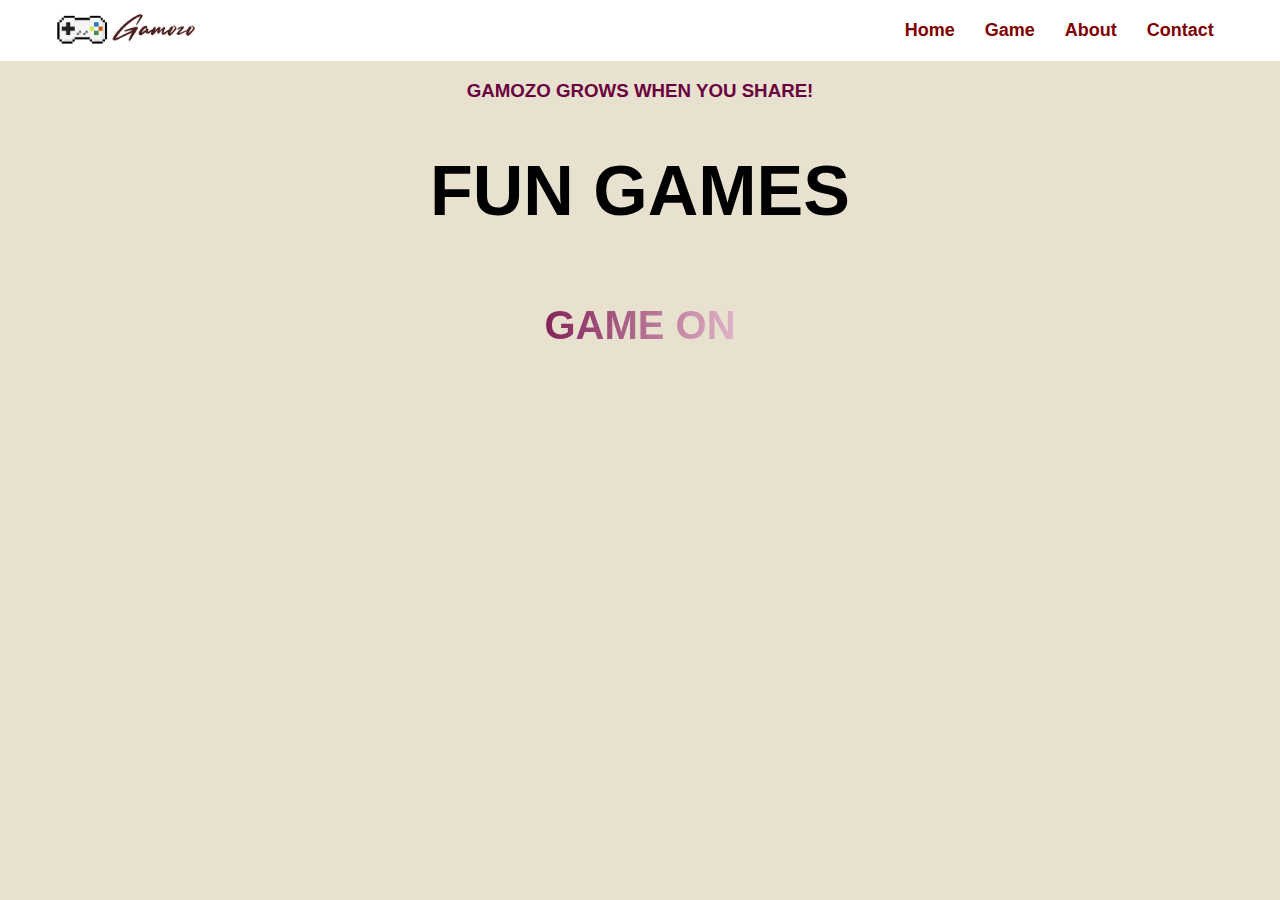
<file: index.html>
<!-- index.html -->
<!DOCTYPE html>
<html>
  <head>
    <meta http-equiv="refresh" content="0; url=/html/Home.html" />
    <title>Redirecting...</title>
  </head>
  <body>
    <p>If you are not redirected, <a href="/html/Home.html">click here</a>.</p>
  </body>
</html>
</file>
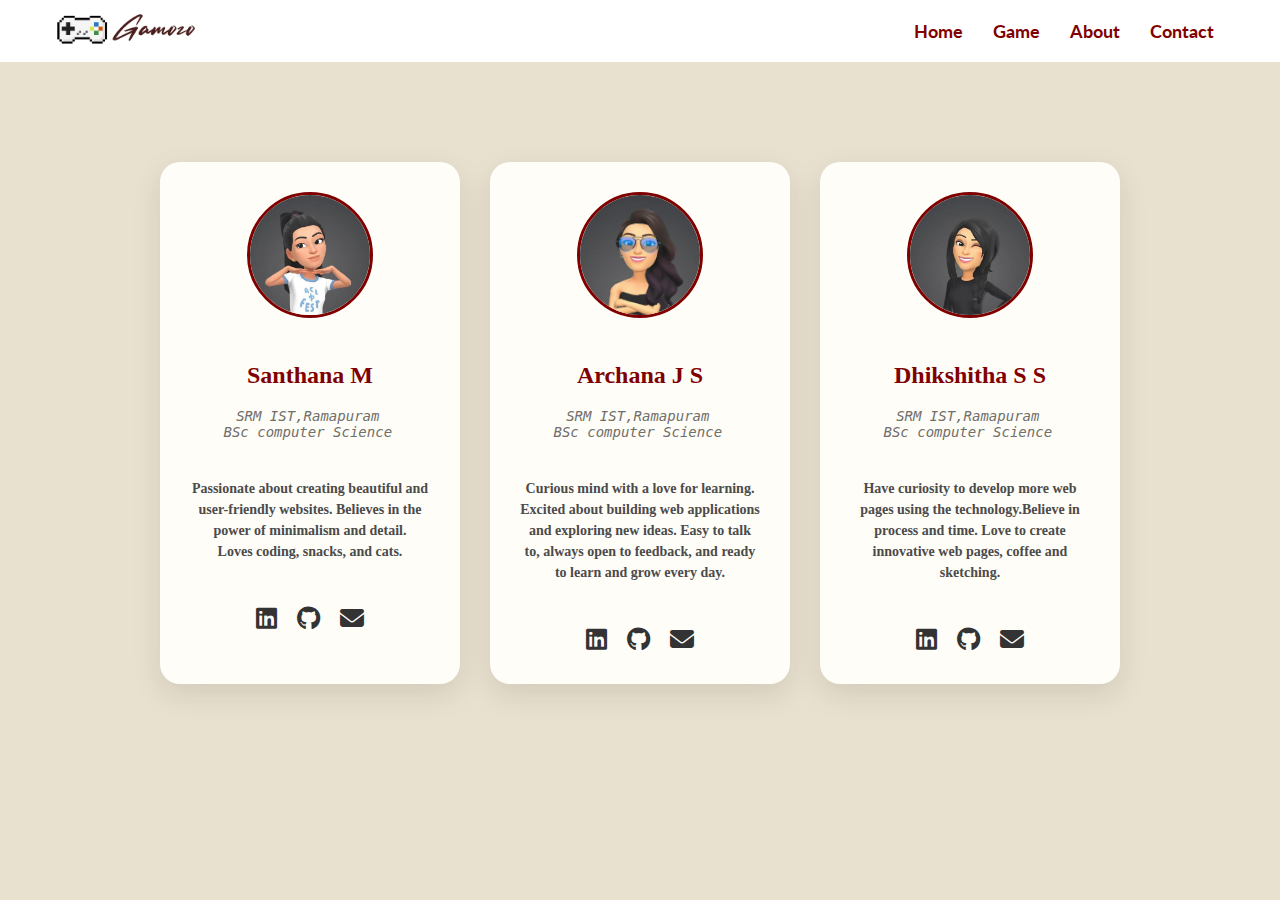
<file: html/Contact.html>
<!DOCTYPE html>
<html>
  <head>
    <title>Gamozo</title>
    <link rel="stylesheet" href="../css/Contactstylesheet.css" />
    <link rel="preconnect" href="https://fonts.googleapis.com" />
    <link rel="preconnect" href="https://fonts.gstatic.com" crossorigin />
    <link
      href="https://fonts.googleapis.com/css2?family=DM+Sans:ital,opsz,wght@0,9..40,100..1000;1,9..40,100..1000&family=Lato:ital,wght@0,100;0,300;0,400;0,700;0,900;1,100;1,300;1,400;1,700;1,900&display=swap"
      rel="stylesheet"
    />
    <link
      rel="stylesheet"
      href="https://cdnjs.cloudflare.com/ajax/libs/font-awesome/6.4.0/css/all.min.css"
    />
  </head>

  <body style="background-color: #e9e1cf">
    <div class="Menu">
      <div class="logo">
        <a href="Home.html">
          <img class="logofix" src="logo.png" alt="logo" />
        </a>
      </div>
      <nav class="navbar">
        <ul>
          <li>
            <a href="Home.html"><b>Home</b></a>
          </li>
          <li class="dropdown">
            <a href="#" class="dropbtn"><b>Game</b></a>
            <div class="dropdown-content">
              <a
                style="color: #618685"
                href="tiktactoe.html"
                onclick="confirmGame('Tic Tac Toe', 'tiktactoe.html')"
                >Tic Tac Toe</a
              >
              <a
                style="color: #2f5f9f"
                href="number.html"
                onclick="confirmGame('Number Guessing Game', 'number.html')"
                >Number Guess</a
              >
              <a
                style="color: red"
                href="sps.html"
                onclick="confirmGame('Rock Paper Scissor', 'sps.html')"
                >Rock Paper Scissor</a
              >
            </div>
          </li>
          <div></div>

          <li>
            <a href="About.html"><b>About</b></a>
          </li>
          <li>
            <a href="Contact.html"><b>Contact</b></a>
          </li>
        </ul>
      </nav>
    </div>
    <div class="card-container">
      <!-- San -->
      <div class="profile-card">
        <img src="sanava.jpeg" alt="Profile Photo" class="profile-image" />
        <h2 class="profile-name">Santhana M</h2>
        <pre class="profile-title">
      SRM IST,Ramapuram
      BSc computer Science
     </pre
        >
        <p class="profile-bio">
          Passionate about creating beautiful and user-friendly websites.
          Believes in the power of minimalism and detail.<br />
          Loves coding, snacks, and cats.
        </p>
        <div class="social-links">
          <a
            href="https://www.linkedin.com/in/santhana2006?utm_source=share&utm_campaign=share_via&utm_content=profile&utm_medium=android_app"
            target="_blank"
            ><i class="fab fa-linkedin"></i
          ></a>
          <a href="https://github.com/Santhana-Manikandan" target="_blank"
            ><i class="fab fa-github"></i
          ></a>
          <a href="mailto:msanthana2006@gmail.com"
            ><i class="fas fa-envelope"></i
          ></a>
        </div>
      </div>

      <!-- Achu  -->
      <div class="profile-card">
        <img src="achu.jpeg" alt="Profile Photo" class="profile-image" />
        <h2 class="profile-name">Archana J S</h2>
        <pre class="profile-title">
      SRM IST,Ramapuram
      BSc computer Science
     </pre
        >
        <p class="profile-bio">
          Curious mind with a love for learning. Excited about building web
          applications and exploring new ideas. Easy to talk to, always open to
          feedback, and ready to learn and grow every day.
        </p>
        <div class="social-links">
          <a
            href="https://www.linkedin.com/in/archana-jagadesh/?utm_source=share&utm_campaign=share_via&utm_content=profile&utm_medium=android_app"
            target="_blank"
            ><i class="fab fa-linkedin"></i
          ></a>
          <a href="https://github.com/Archanajagadesh08" target="_blank"
            ><i class="fab fa-github"></i
          ></a>
          <a href="mailto:archanajagadesh08@gmail.com"
            ><i class="fas fa-envelope"></i
          ></a>
        </div>
      </div>

      <!-- Dhikshiiii -->
      <div class="profile-card">
        <img src="Dhikshi.jpeg" alt="Profile Photo" class="profile-image" />
        <h2 class="profile-name">Dhikshitha S S</h2>
        <pre class="profile-title">
      SRM IST,Ramapuram
      BSc computer Science
     </pre
        >
        <p class="profile-bio">
          Have curiosity to develop more web pages using the technology.Believe
          in process and time. Love to create innovative web pages, coffee and
          sketching.
        </p>
        <div class="social-links">
          <a
            href="https://www.linkedin.com/in/dhikshitha-s-s-998a79340?utm_source=share&utm_campaign=share_via&utm_content=profile&utm_medium=android_app"
            target="_blank"
            ><i class="fab fa-linkedin"></i
          ></a>
          <a href="https://github.com/Dhikshi-5407" target="_blank"
            ><i class="fab fa-github"></i
          ></a>
          <a href="mailto:ssdhikshitha@gmail.com "
            ><i class="fas fa-envelope"></i
          ></a>
        </div>
      </div>
    </div>
  </body>
</html>
</file>
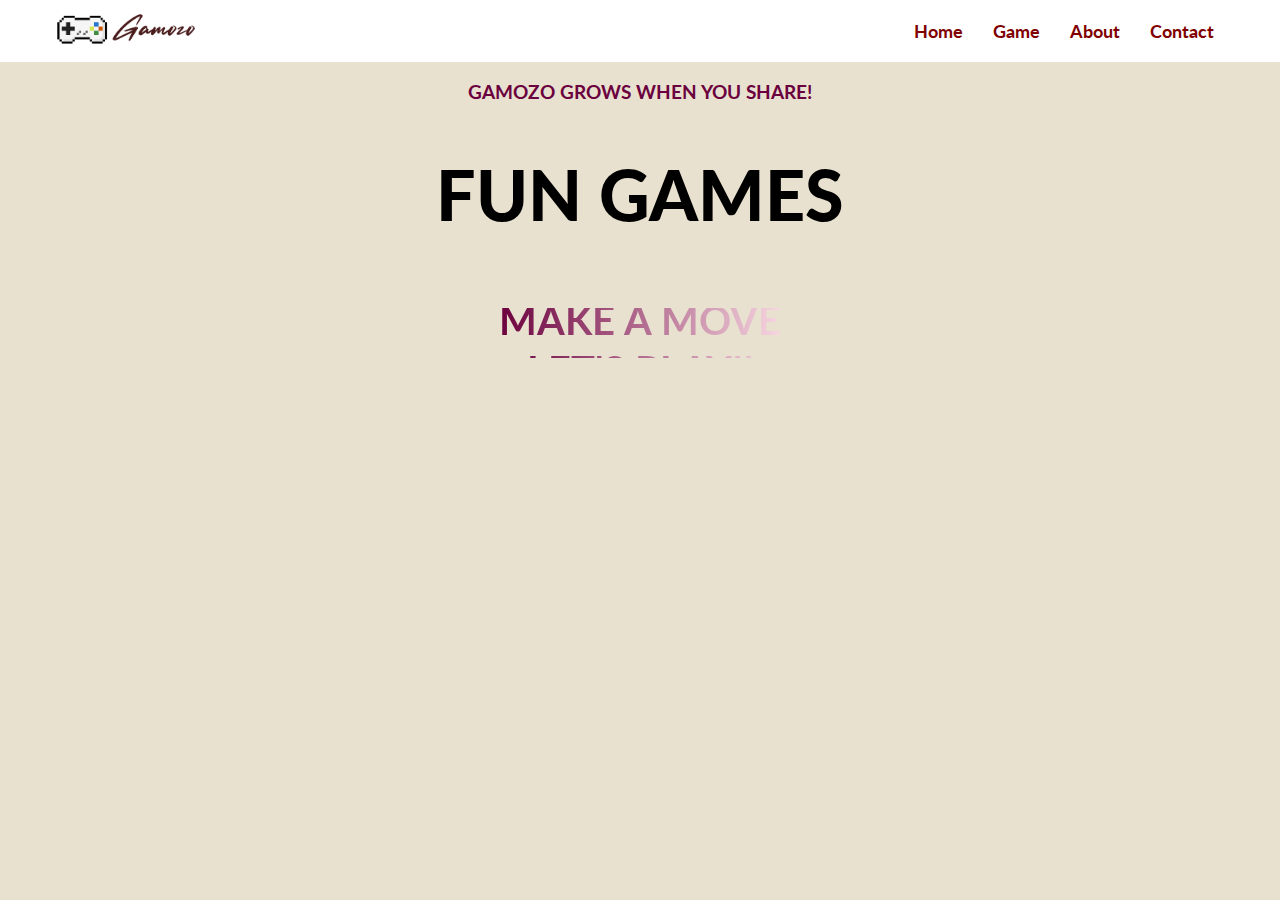
<file: html/Home.html>
<!DOCTYPE html>
<html>
  <head>
    <title>Gamozo</title>
    <link rel="stylesheet" href="../css/Homestylesheet.css" />
    <link rel="preconnect" href="https://fonts.googleapis.com" />
    <link rel="preconnect" href="https://fonts.gstatic.com" crossorigin />
    <link
      href="https://fonts.googleapis.com/css2?family=DM+Sans:ital,opsz,wght@0,9..40,100..1000;1,9..40,100..1000&family=Lato:ital,wght@0,100;0,300;0,400;0,700;0,900;1,100;1,300;1,400;1,700;1,900&display=swap"
      rel="stylesheet"
    />
  </head>
  <body style="background-color: #e9e1cf">
    <div class="Menu">
      <div class="logo">
        <a href="Home.html">
          <img class="logofix" src="logo.png" alt="logo" />
        </a>
      </div>
      <nav class="navbar">
        <ul>
          <li>
            <a href="Home.html"><b>Home</b></a>
          </li>
          <li class="dropdown">
            <a href="#" class="dropbtn"><b>Game</b></a>
            <div class="dropdown-content">
              <a
                style="color: #618685"
                href="tiktactoe.html"
                onclick="confirmGame('Tic Tac Toe', 'tiktactoe.html')"
                >Tic Tac Toe</a
              >
              <a
                style="color: #2f5f9f"
                href="number.html"
                onclick="confirmGame('Number Guessing Game', 'number.html')"
                >Number Guess</a
              >
              <a
                style="color: red"
                href="sps.html"
                onclick="confirmGame('Rock Paper Scissor', 'sps.html')"
                >Rock Paper Scissor</a
              >
            </div>
          </li>
          <div></div>

          <li>
            <a href="About.html"><b>About</b></a>
          </li>
          <li>
            <a href="Contact.html"><b>Contact</b></a>
          </li>
        </ul>
      </nav>
    </div>
    <div class="header">
      <h3 style="color: #6b003e; padding-bottom: 1px">
        GAMOZO GROWS WHEN YOU SHARE!
      </h3>
      <h1 style="font-size: 70px; padding-top: 1px"><b>FUN GAMES</b></h1>
    </div>
    <div class="center-wrapper">
      <div class="container">
        <div class="sentences">
          <div class="sentence">GAME ON</div>
          <div class="sentence">MAKE A MOVE</div>
          <div class="sentence">LET'S PLAY!!</div>
              
        </div>
      </div>
    </div>

    <div class="slider-container">
      <div class="slider" style="height: 210px" quantity="10">
        <div class="list">
          <div class="item"><img src="Firstimage.png" alt="First" /></div>
          <div class="item"><img src="Secondimg.png" alt="Second" /></div>
          <div class="item"><img src="thirdimg.png" alt="Third" /></div>
          <div class="item"><img src="fourthimg.png" alt="Fourth" /></div>
          <div class="item"><img src="fifthimg.png" alt="fifth" /></div>
          <div class="item"><img src="Sixthimg.png" alt="Sixth" /></div>
          <div class="item"><img src="Seventhimg.png" alt="Seventh" /></div>
          <div class="item"><img src="Eighthimg.png" alt="Eight" /></div>
          <div class="item"><img src="Ninthimg.png" alt="Ninth" /></div>
          <div class="item"><img src="Tenthimg.png" alt="Tenth" /></div>
        </div>
      </div>
    </div>
  </body>
</html>
</file>
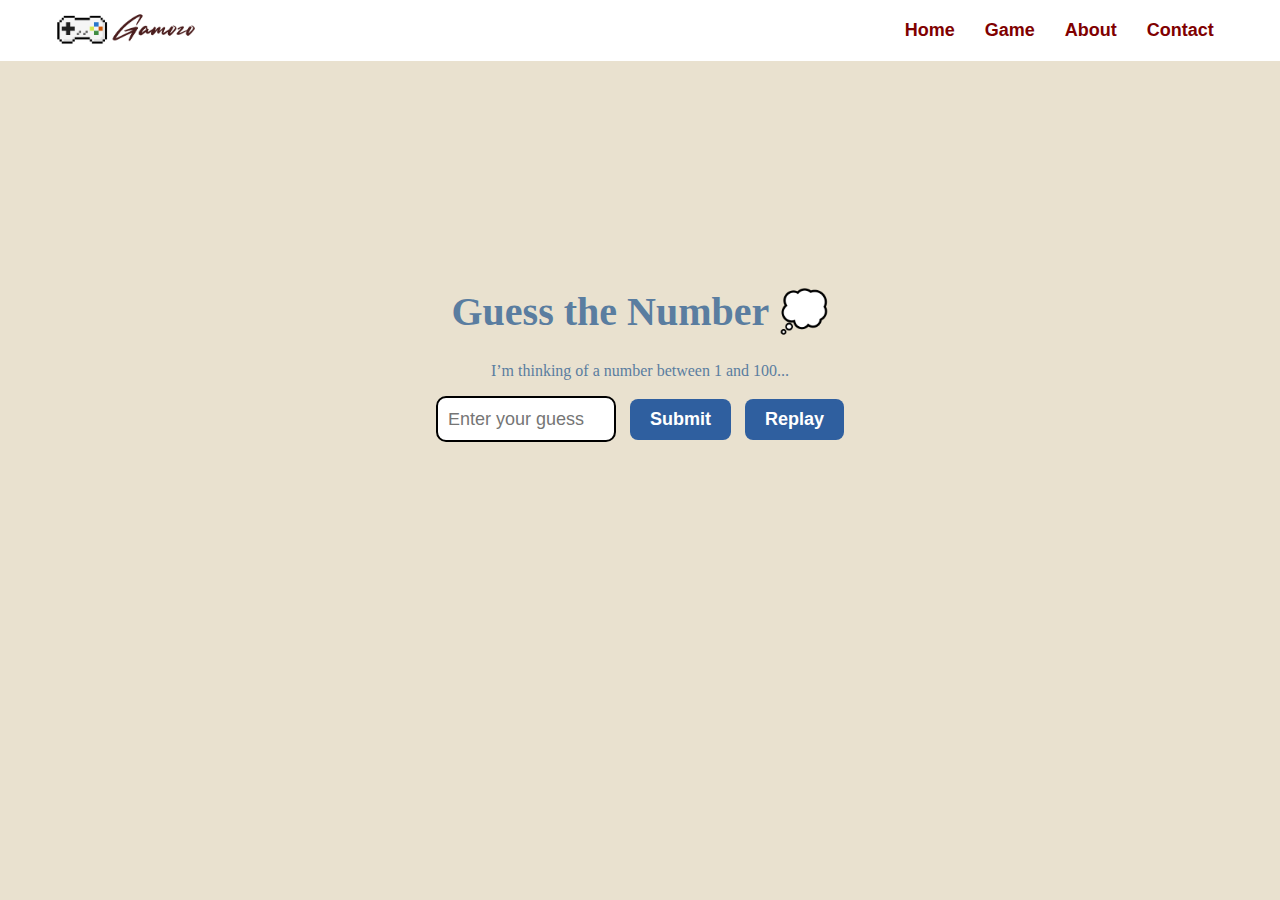
<file: html/number.html>
<!DOCTYPE html>
<html>
  <head>
    <title>Number Guessing Game</title>
    <link rel="stylesheet" href="../css/Homestylesheet.css" />
    <link rel="stylesheet" href="../css/number.css" />
    <link rel="preconnect" href="https://fonts.googleapis.com" />
    <link rel="preconnect" href="https://fonts.gstatic.com" crossorigin />
    <link
      href="https://fonts.googleapis.com/css2?family=Titillium+Web&family=Figtree&family=Arimo&display=swap"
      rel="stylesheet"
    />
  </head>

  <body style="background-color: #e9e1cf">
    <div class="Menu">
      <div class="logo">
        <a href="Home.html">
          <img class="logofix" src="logo.png" alt="logo" />
        </a>
      </div>
      <nav class="navbar">
        <ul>
          <li>
            <a href="Home.html"><b>Home</b></a>
          </li>
          <li class="dropdown">
            <a href="#" class="dropbtn"><b>Game</b></a>
            <div class="dropdown-content">
              <a
                style="color: #618685"
                href="tiktactoe.html"
                onclick="confirmGame('Tic Tac Toe', 'tiktactoe.html')"
                >Tic Tac Toe</a
              >
              <a
                style="color: #2f5f9f"
                href="number.html"
                onclick="confirmGame('Number Guessing Game', 'number.html')"
                >Number Guess</a
              >
              <a
                style="color: red"
                href="sps.html"
                onclick="confirmGame('Rock Paper Scissor', 'sps.html')"
                >Rock Paper Scissor</a
              >
            </div>
          </li>
          <div></div>

          <li>
            <a href="About.html"><b>About</b></a>
          </li>
          <li>
            <a href="Contact.html"><b>Contact</b></a>
          </li>
        </ul>
      </nav>
    </div>

    <div class="Game">
      <h1 class="num"><b>Guess the Number 💭</b></h1>
      <p class="hint">I’m thinking of a number between 1 and 100...</p>

      <input
        type="number"
        id="guessInput"
        placeholder="Enter your guess"
        min="1"
        max="100"
      />
      <button id="submitBtn" onclick="checkGuess()"><b>Submit</b></button>
      <button id="replayBtn" onclick="resetGame()"><b>Replay</b></button>

      <p id="message"></p>
    </div>

    <script>
      let secretNumber = Math.floor(Math.random() * 100) + 1;
      let attempts = 0;

      function checkGuess() {
        const guess = parseInt(document.getElementById("guessInput").value);
        const messageEl = document.getElementById("message");
        attempts++;

        if (isNaN(guess) || guess < 1 || guess > 100) {
          messageEl.textContent = "⛔ Please enter a number between 1 and 100.";
          return;
        }

        if (guess === secretNumber) {
          messageEl.textContent = `🎉 Congrats! You guessed it in ${attempts} tries!`;
          document.getElementById("guessInput").disabled = true;
          document.getElementById("submitBtn").disabled = true;
        } else if (guess < secretNumber) {
          messageEl.textContent = "📈 Too low! Try again.";
        } else {
          messageEl.textContent = "📉 Too high! Try again.";
        }
      }

      function resetGame() {
        secretNumber = Math.floor(Math.random() * 100) + 1;
        attempts = 0;
        document.getElementById("message").textContent = "";
        document.getElementById("guessInput").value = "";
        document.getElementById("guessInput").disabled = false;
        document.getElementById("submitBtn").disabled = false;
      }

      // Enter key submits guess
      document
        .getElementById("guessInput")
        .addEventListener("keypress", function (event) {
          if (event.key === "Enter") {
            checkGuess();
          }
        });
    </script>
  </body>
</html>
</file>
<file: css/Contactstylesheet.css>
body {
  /* Nav bar */
  margin: 0;
  background-color: #e9e1cf;
}
.navbar ul {
  list-style-type: none;
  background-color: white;
  padding: 0px;
  margin: 0px;
  display: flex;
  justify-content: flex-end;
}
.navbar a {
  color: maroon;
  text-decoration: none;
  padding: 15px;
  display: block;
  text-align: center;
  font-family: "Lato", sans-serif;
  font-size: 18px;
}
.navbar a:hover {
  background-color: #f9e6e6;
  color: black;
}
.logo img {
  /*Logo */
  width: 150px;
  height: auto;
}
.Menu {
  /*Nav bar and log */
  display: flex;
  justify-content: space-between;
  background-color: white;
  padding: 5px 4%;
}

li.dropdown {
  display: inline-block;
  position: relative;
}

.dropdown-content {
  display: none;
  position: absolute;
  background-color: #f9f9f9;
  min-width: 200px;
  z-index: 1;
}

.dropdown-content a {
  padding: 12px 16px;
  text-decoration: none;
  display: block;
  text-align: left;
  font-family: "Lato", sans-serif;
  font-weight: bolder;
}

.dropdown-content a:hover {
  background-color: #f9e6e6;
}

.dropdown:hover .dropdown-content {
  display: block;
}
.card-container {
  display: flex;
  flex-wrap: wrap;
  gap: 30px;
  justify-content: center;
  padding-top: 100px;
}

.profile-card {
  background: #fffdf8;
  width: 300px;
  border-radius: 20px;
  box-shadow: 0 10px 30px rgba(0, 0, 0, 0.1);
  overflow: hidden;
  text-align: center;
  transition: transform 0.3s ease, box-shadow 0.3s ease;
  cursor: pointer;
}

.profile-card:hover {
  transform: translateY(-10px);
  box-shadow: 0 20px 40px rgba(0, 0, 0, 0.2);
}

.profile-image {
  width: 120px;
  height: 120px;
  border-radius: 50%;
  margin: 30px auto 20px;
  object-fit: cover;
  border: 3px solid #800000;
  transition: border-color 0.3s ease;
}

.profile-card:hover .profile-image {
  border-color: #f9e6e6;
}

.profile-name {
  font-size: 24px;
  font-weight: 700;
  color: #800000;
  margin-bottom: 8px;
}

.profile-title {
  font-size: 14px;
  color: #706f6a;
  margin-bottom: 20px;
  font-style: italic;
  padding-top: 5px;
  padding-right: 55px;
}

.profile-bio {
  font-size: 14px;
  color: #4b4b4b;
  padding: 0 30px 30px;
  line-height: 1.5;
  font-weight: bold;
  padding-top: 2px;
}

.social-links {
  display: flex;
  justify-content: center;
  gap: 20px;
  padding-bottom: 30px;
}

.social-links a {
  text-decoration: none;
  color: #333333;
  font-size: 24px;
  transition: color 0.3s ease, transform 0.3s ease;
}

.social-links a:hover {
  color: #800000;
  transform: scale(1.2);
}
</file>
<file: css/Homestylesheet.css>
body {
  /* Nav bar */
  margin: 0;
  background-color: #e9e1cf;
}
.navbar ul {
  list-style-type: none;
  background-color: white;
  padding: 0px;
  margin: 0px;
  display: flex;
  justify-content: flex-end;
}
.navbar a {
  color: maroon;
  text-decoration: none;
  padding: 15px;
  display: block;
  text-align: center;
  font-family: "Lato", sans-serif;
  font-size: 18px;
}
.navbar a:hover {
  background-color: #f9e6e6;
  color: black;
}
.logo img {
  /*Logo */
  width: 150px;
  height: auto;
}
.Menu {
  /*Nav bar and log */
  display: flex;
  justify-content: space-between;
  background-color: white;
  padding: 5px 4%;
}

li.dropdown {
  display: inline-block;
  position: relative;
}

.dropdown-content {
  display: none;
  position: absolute;
  background-color: #f9f9f9;
  min-width: 220px;
  z-index: 1;
}

.dropdown-content a {
  padding: 12px 16px;
  text-decoration: none;
  display: block;
  text-align: left;
  font-family: "Lato", sans-serif;
  font-weight: bolder;
}

.dropdown-content a:hover {
  background-color: #f9e6e6;
}

.dropdown:hover .dropdown-content {
  display: block;
}

.slider {
  /*image slider */
  width: 100%;
  height: 210px;
  overflow: hidden;
  position: relative;
}
.slider .list {
  display: flex;
  min-width: calc(200px * 10);
  position: relative;
}
.slider .list .item {
  width: 200px;
  height: 210px;
  position: absolute;
  left: 100%;
  animation: autorun 20s linear infinite;
}
.slider .list .item:nth-child(1) {
  animation-delay: 0s;
}
.slider .list .item:nth-child(2) {
  animation-delay: 2s;
}
.slider .list .item:nth-child(3) {
  animation-delay: 4s;
}
.slider .list .item:nth-child(4) {
  animation-delay: 6s;
}
.slider .list .item:nth-child(5) {
  animation-delay: 8s;
}
.slider .list .item:nth-child(6) {
  animation-delay: 10s;
}
.slider .list .item:nth-child(7) {
  animation-delay: 12s;
}
.slider .list .item:nth-child(8) {
  animation-delay: 14s;
}
.slider .list .item:nth-child(9) {
  animation-delay: 16s;
}
.slider .list .item:nth-child(10) {
  animation-delay: 18s;
}
@keyframes autorun {
  from {
    left: 100%;
  }
  10% {
    left: 50%; /* move faster in first 10% time */
  }

  to {
    left: -100%;
  }
}

.slider .item img {
  width: 100%;
  height: 100%;
  object-fit: cover;
}
.slider:hover .item {
  animation-play-state: paused;
  filter: grayscale(1);
}
.slider .item:hover {
  filter: grayscale(0);
}
.slider-container {
  display: flex;
  justify-content: center;
  align-items: center;
  padding-top: 120px;
}
.header {
  text-align: center;
  font-family: "Lato", sans-serif;
}
.container {
  /* heading */
  width: 100%;
  height: 50px;
  overflow: hidden;
  position: relative;
  font-size: 20px;
  font-weight: bold;
  display: flex;
  justify-content: center;
  align-items: center;
}

.sentences {
  position: absolute;
  animation: slide 5s linear infinite;
}

.sentence {
  /* Gradient text */
  height: 50px;
  font-family: "Lato", sans-serif;
  font-size: 40px;
  font-weight: bold;
  background: linear-gradient(to right, #6b003e, #f7d6e0);
  -webkit-background-clip: text;
  -webkit-text-fill-color: transparent;
  text-transform: uppercase;
  text-align: center;
}
@keyframes slide {
  0%,
  20% {
    top: 0;
  }
  34%,
  54% {
    top: -50px;
  }
  67%,
  87% {
    top: -100px;
  }
  100% {
    top: 0;
  }
}

.center-wrapper {
  /* centering the Heading */
  display: flex;
  justify-content: center;
  align-items: center;
  height: 100px;
  padding-top: 0px;
}
</file>
<file: css/number.css>
body {
  background-color: #fff3e6;
  text-align: center;
  color: #5a7da0;
  margin: 0;
}

h1 {
  font-size: 40px;
}

.Game {
  padding-top: 200px;
}

input[type="number"] {
  padding: 10px;
  font-family: "Arimo", sans-serif;
  font-size: 18px;
  border: 2px solid black;
  border-radius: 10px;
  width: 180px;
  box-sizing: border-box;
}

button {
  padding: 10px 20px;
  background-color: #2f5f9f;
  color: white;
  font-size: 18px;
  border: none;
  border-radius: 8px;
  cursor: pointer;
  margin-left: 10px;
}

button:hover {
  background-color: #9ec6f3;
}

#message {
  margin-top: 20px;
  font-size: 22px;
  font-weight: bold;
}
</file>
